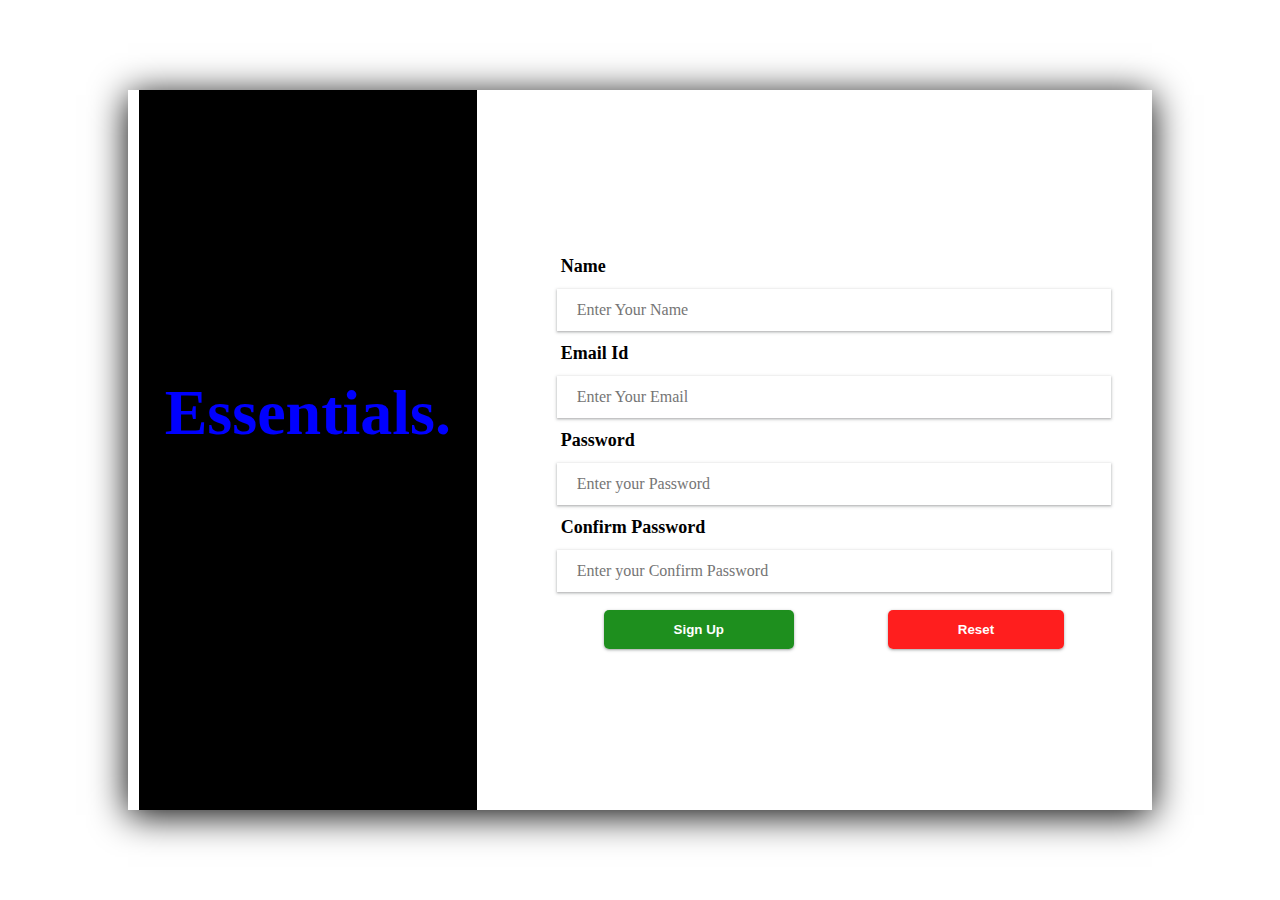
<file: UI_Final/index.html>
<!DOCTYPE html>
<html lang="en">

<head>
    <meta charset="UTF-8">
    <meta name="viewport" content="width=device-width, initial-scale=1.0">
    <title>Document</title>
    <link rel="stylesheet" href="./CSS/style.css">
</head>

<body>
    <div class="main">
        <div class="container">
            <div class="left">
                <h1 style="color:blue">Essentials.</h1>
                <h1>Registration</h1>
            </div>
            <div class="right">
                <form action="post" class="form">
                    <h3>Name</h3>
                    <input type="text" name="name" id="name" placeholder="Enter Your Name">

                    <h3>Email Id</h3>
                    <input type="email" name="email" id="email" placeholder="Enter Your Email">

                    <h3>Password</h3>
                    <input type="password" name="password" id="password" placeholder="Enter your Password">

                    <h3>Confirm Password</h3>
                    <input type="password" name="confirmPassword" id="confirmPassword"
                        placeholder="Enter your Confirm Password">

                    <div class="buttons">
                        <button type="submit" class="btn btn-submit">Sign Up</button>
                        <button type="reset" class="btn btn-reset">Reset</button>
                    </div>
                </form>

            </div>
        </div>
    </div>
</body>

</html>
</file>
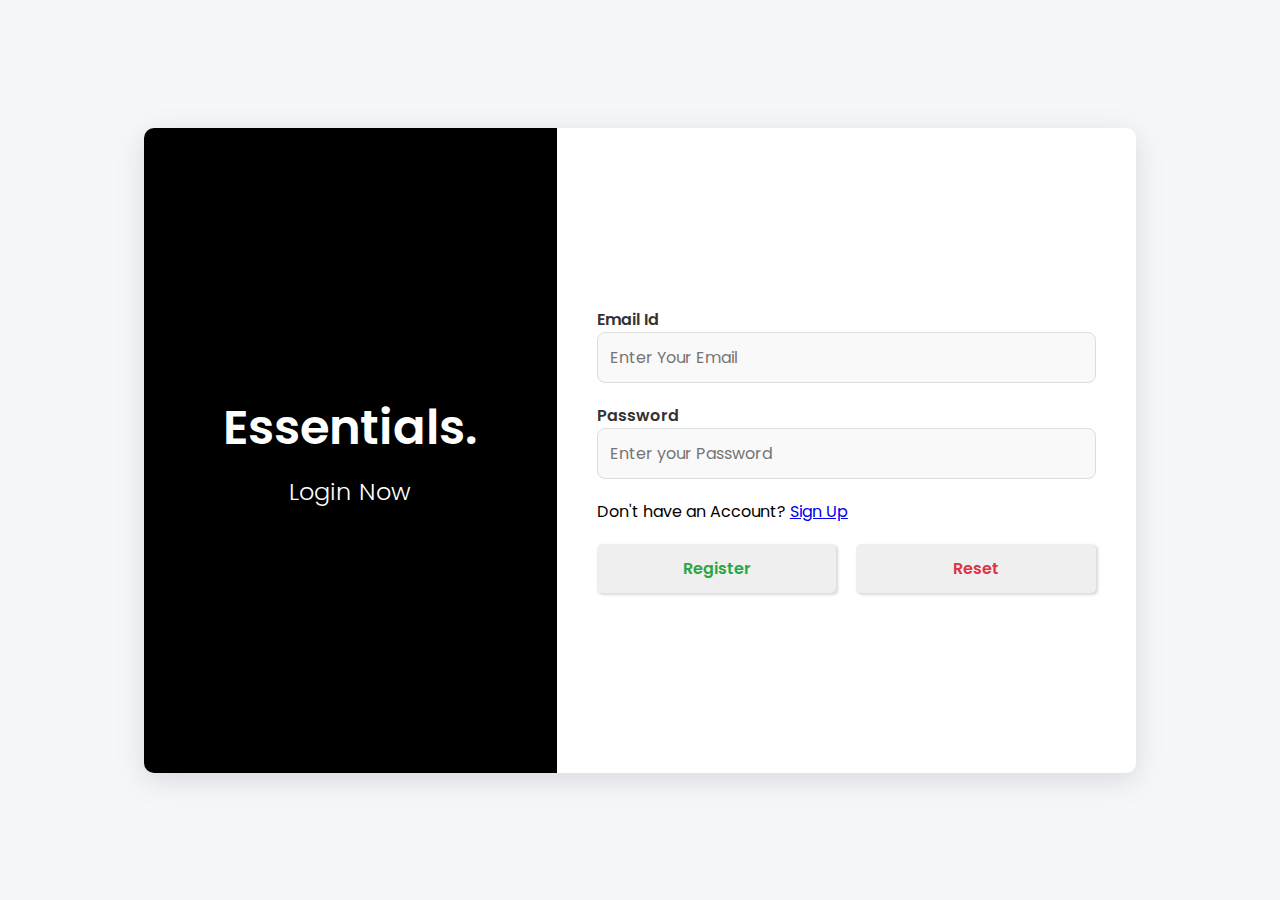
<file: UI_Redesigned/OGO/pages/login/index.html>
<!DOCTYPE html>
<html lang="en">
	<head>
		<meta charset="UTF-8" />
		<meta name="viewport" content="width=device-width, initial-scale=1.0" />
		<title>Sign Up</title>
		<!-- Link to external stylesheet -->
		<link rel="stylesheet" href="./login.css" />
		<!-- Google Fonts -->
		<link
			href="https://fonts.googleapis.com/css2?family=Poppins:wght@300;400;600&display=swap"
			rel="stylesheet"
		/>
		<script src="./login.js"></script>
	</head>

	<body>
		<!-- Main container for the sign-up page -->
		<div class="main">
			<div class="container">
				<!-- Left section with branding and subtitle -->
				<div class="left">
					<h1 class="title">Essentials.</h1>
					<h2 class="subtitle">Login Now</h2>
				</div>

				<!-- Right section with the registration form -->
				<div class="right">
					<form action="post" method="post" class="form">
						<!-- Email input -->
						<label for="email">Email Id</label>
						<input
							type="email"
							name="email"
							id="email"
							placeholder="Enter Your Email"
							required
						/>

						<!-- Password input -->
						<label for="password">Password</label>
						<input
							type="password"
							name="password"
							id="password"
							placeholder="Enter your Password"
							required
						/>

						<!-- Redirect to Signup page -->
						<div>
							<p class="login-redirect">
								Don't have an Account?
								<a href="../signup/index.html">Sign Up</a>
							</p>
						</div>
						<!-- Buttons for form submission and reset -->
						<div class="buttons">
							<button type="submit" class="btn btn-submit">Register</button>
							<button type="reset" class="btn btn-reset">Reset</button>
						</div>
					</form>
				</div>
			</div>
		</div>
	</body>
</html>
</file>
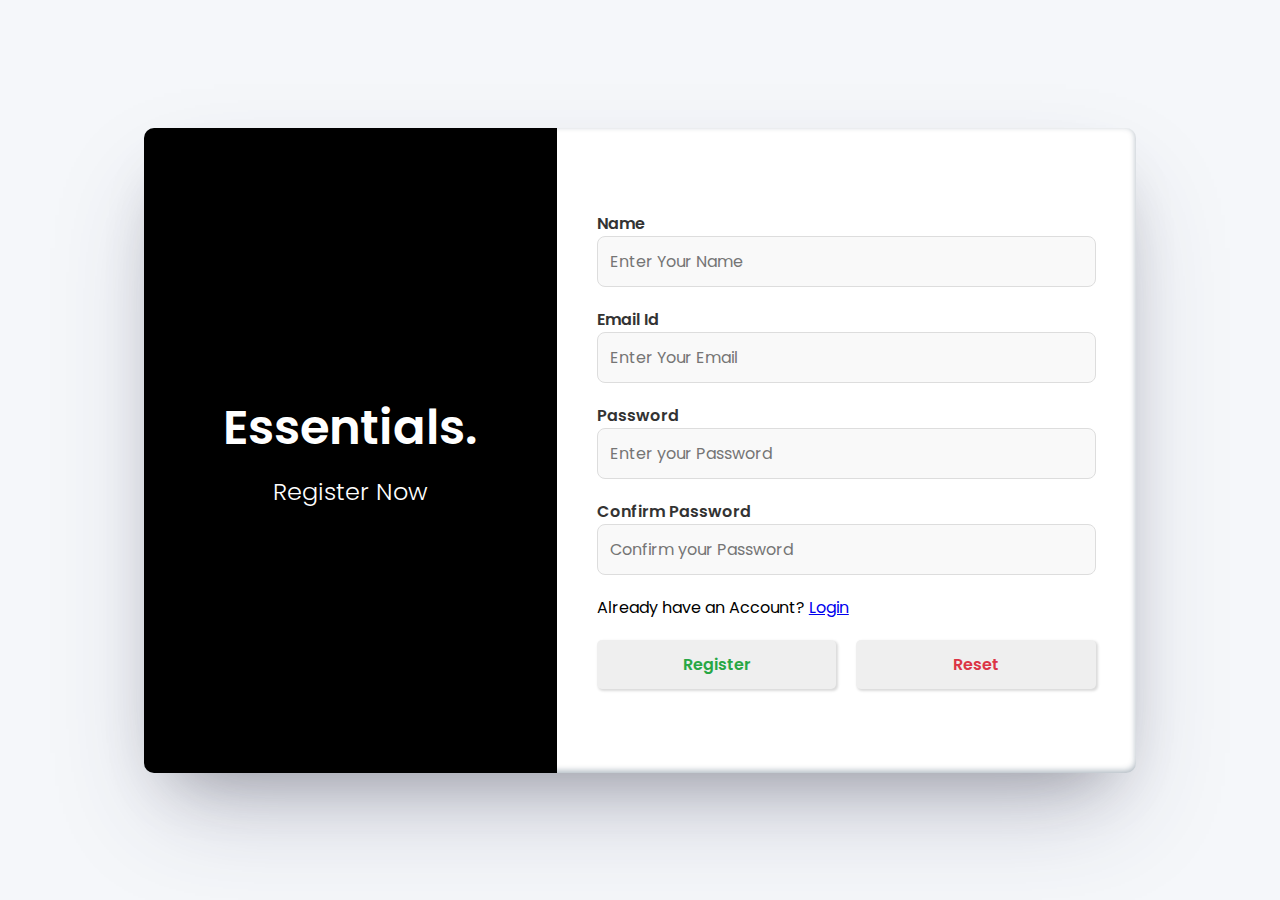
<file: UI_Redesigned/OGO/pages/signup/index.html>
<!DOCTYPE html>
<html lang="en">
	<head>
		<meta charset="UTF-8" />
		<meta name="viewport" content="width=device-width, initial-scale=1.0" />
		<title>Sign Up</title>
		<!-- Link to external stylesheet -->
		<link rel="stylesheet" href="./signup.css" />
		<!-- Google Fonts -->
		<link
			href="https://fonts.googleapis.com/css2?family=Poppins:wght@300;400;600&display=swap"
			rel="stylesheet"
		/>
	</head>

	<body>
		<!-- Main container for the sign-up page -->
		<div class="main">
			<div class="container">
				<!-- Left section with branding and subtitle -->
				<div class="left">
					<h1 class="title">Essentials.</h1>
					<h2 class="subtitle">Register Now</h2>
				</div>

				<!-- Right section with the registration form -->
				<div class="right">
					<form action="post" method="post" class="form">
						<!-- Name input -->
						<label for="name">Name</label>
						<input
							type="text"
							name="name"
							id="name"
							placeholder="Enter Your Name"
							required
						/>

						<!-- Email input -->
						<label for="email">Email Id</label>
						<input
							type="email"
							name="email"
							id="email"
							placeholder="Enter Your Email"
							required
						/>

						<!-- Password input -->
						<label for="password">Password</label>
						<input
							type="password"
							name="password"
							id="password"
							placeholder="Enter your Password"
							required
						/>

						<!-- Confirm Password input -->
						<label for="confirmPassword">Confirm Password</label>
						<input
							type="password"
							name="confirmPassword"
							id="confirmPassword"
							placeholder="Confirm your Password"
							required
						/>
						<!-- Redirect to login page -->
						<div>
							<p class="login-redirect">
								Already have an Account? <a href="../login/index.html">Login</a>
							</p>
						</div>
						<!-- Buttons for form submission and reset -->
						<div class="buttons">
							<button type="submit" class="btn btn-submit">Register</button>
							<button type="reset" class="btn btn-reset">Reset</button>
						</div>
					</form>
				</div>
			</div>
		</div>
	</body>
</html>
</file>
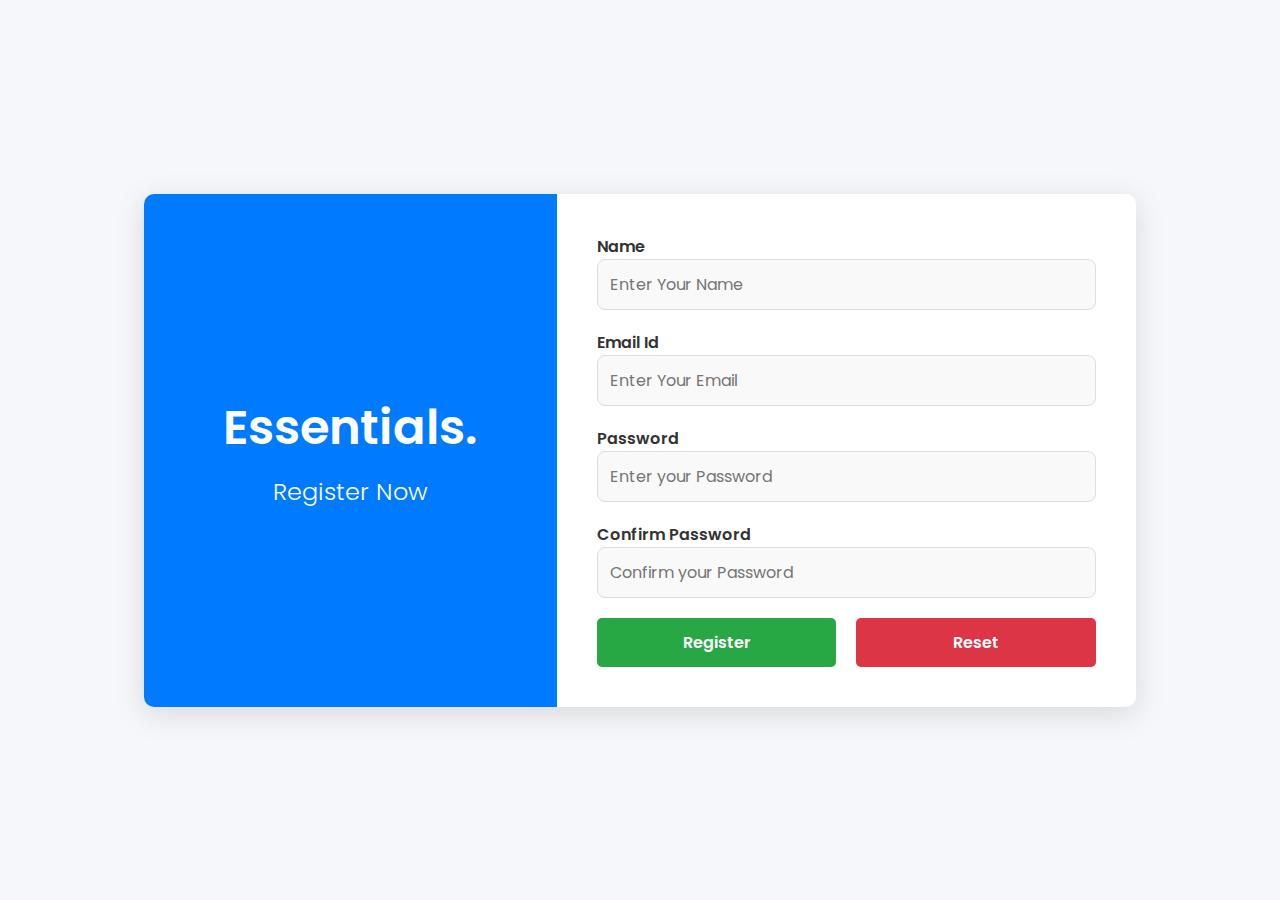
<file: UI/signup.html>
<!DOCTYPE html>
<html lang="en">
	<head>
		<meta charset="UTF-8" />
		<meta name="viewport" content="width=device-width, initial-scale=1.0" />
		<title>Sign Up</title>
		<link rel="stylesheet" href="./CSS/style.css" />
		<link
			href="https://fonts.googleapis.com/css2?family=Poppins:wght@300;400;600&display=swap"
			rel="stylesheet"
		/>
	</head>

	<body>
		<div class="main">
			<div class="container">
				<div class="left">
					<h1 class="title">Essentials.</h1>
					<h2 class="subtitle">Register Now</h2>
				</div>
				<div class="right">
					<form action="post" class="form">
						<label for="name">Name</label>
						<input
							type="text"
							name="name"
							id="name"
							placeholder="Enter Your Name"
							required
						/>

						<label for="email">Email Id</label>
						<input
							type="email"
							name="email"
							id="email"
							placeholder="Enter Your Email"
							required
						/>

						<label for="password">Password</label>
						<input
							type="password"
							name="password"
							id="password"
							placeholder="Enter your Password"
							required
						/>

						<label for="confirmPassword">Confirm Password</label>
						<input
							type="password"
							name="confirmPassword"
							id="confirmPassword"
							placeholder="Confirm your Password"
							required
						/>

						<div class="buttons">
							<button type="submit" class="btn btn-submit">Register</button>
							<button type="reset" class="btn btn-reset">Reset</button>
						</div>
					</form>
				</div>
			</div>
		</div>
	</body>
</html>
</file>
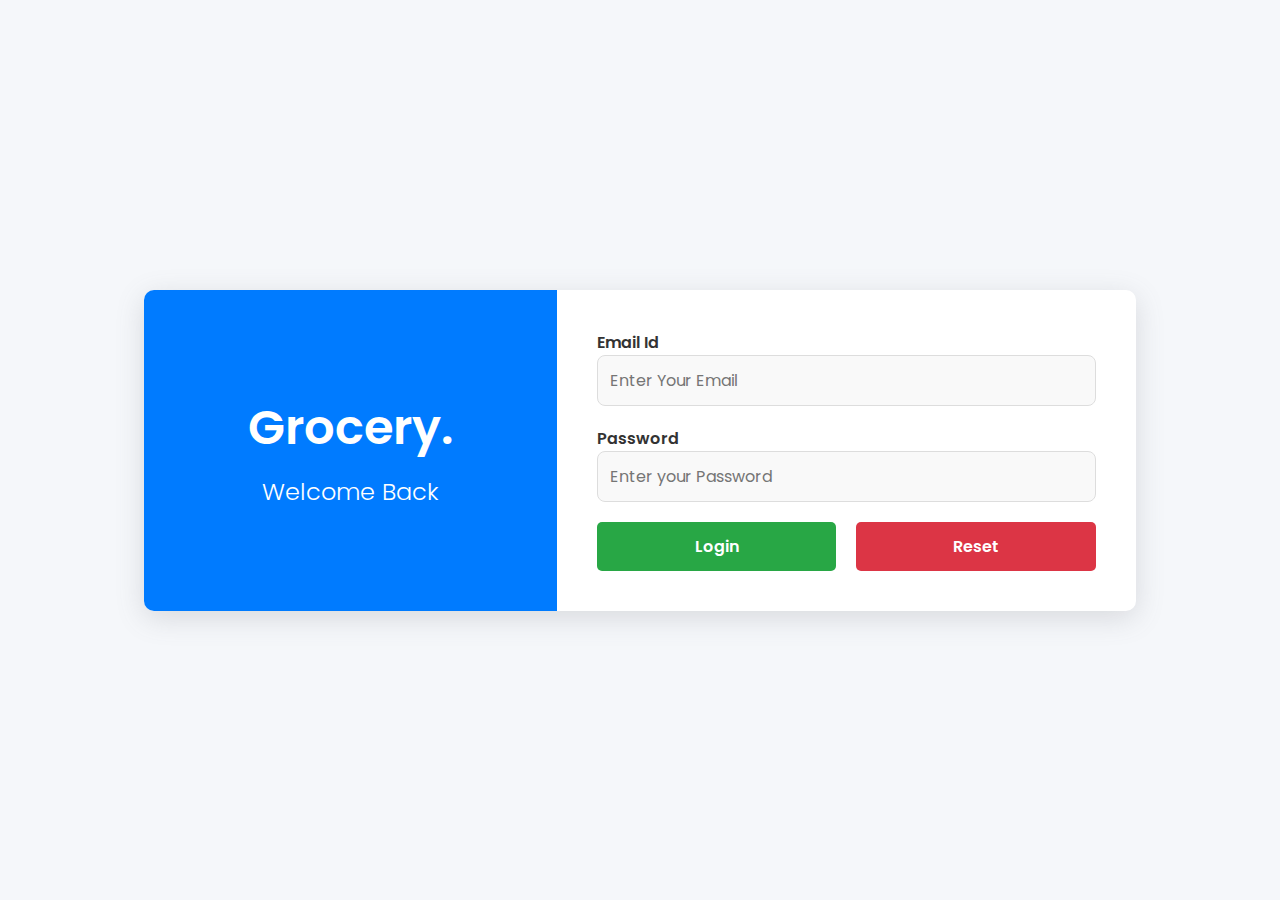
<file: UI/html/login.html>
<!DOCTYPE html>
<html lang="en">
	<head>
		<meta charset="UTF-8" />
		<meta name="viewport" content="width=device-width, initial-scale=1.0" />
		<title>Login - Grocery App</title>
		<link rel="stylesheet" href="../CSS/style.css" />
		<link
			href="https://fonts.googleapis.com/css2?family=Poppins:wght@300;400;600&display=swap"
			rel="stylesheet"
		/>
	</head>

	<body>
		<div class="main">
			<div class="container">
				<div class="left">
					<h1 class="title">Grocery.</h1>
					<h2 class="subtitle">Welcome Back</h2>
				</div>
				<div class="right">
					<form action="post" class="form">
						<label for="email">Email Id</label>
						<input
							type="email"
							name="email"
							id="email"
							placeholder="Enter Your Email"
							required
						/>

						<label for="password">Password</label>
						<input
							type="password"
							name="password"
							id="password"
							placeholder="Enter your Password"
							required
						/>

						<div class="buttons">
							<button type="submit" class="btn btn-submit">Login</button>
							<button type="reset" class="btn btn-reset">Reset</button>
						</div>
					</form>
				</div>
			</div>
		</div>
	</body>
</html>
</file>
<file: UI_Final/CSS/style.css>
* {
    margin: 0;
    padding: 0;
    box-sizing: border-box;
}

/* Main Div CSS Starts */
.main {
    width: 100vw;
    height: 100vh;
    display: flex;
    align-items: center;
    justify-content: center;

}

/* Container CSS Starts */

.container {
    display: flex;
    align-items: center;
    justify-content: center;
    height: 80%;
    width: 80%;
    box-shadow: rgb(0, 0, 0) 0px 5px 35px;
}

.left {
    max-width: 40%;
    height: 100%;
    display: flex;
    align-items: center;
    justify-content: center;
    flex-direction: column;
    background-color: black;
    /* border: 2px solid red; */
}

.right {
    width: 60%;
    padding: 30px;
    margin-left: 50px;
    background-color: white;
}

.left h1 {
    font-size: 4rem;
}

.right form {
    display: flex;
    justify-content: center;
    flex-direction: column;
}

.right form h3 {
    font-size: 18px;
    padding: 2px;
    margin: 2px;
}

.right form input {
    background-color: transparent;
    border: transparent;
    font-size: 1em;
    font-weight: 500;
    padding: 12px 20px;
    box-shadow: rgba(60, 64, 67, 0.3) 0px 1px 2px 0px, rgba(60, 64, 67, 0.15) 0px 1px 3px 1px;
    margin: 8px 0;
    box-sizing: border-box;
    font-family: 'Times New Roman', Times, serif;
}

.btn {
    margin-top: 10px;
    border: transparent;
    box-shadow: rgba(60, 64, 67, 0.3) 0px 1px 2px 0px, rgba(60, 64, 67, 0.15) 0px 1px 3px 1px;
    padding: 12px 70px;
    border-radius: 5px;
    font-weight: 600;
}

.btn-submit {
    background-color: rgba(0, 128, 0, 0.884);
    color: white;

}

.btn-reset {
    background-color: rgba(255, 0, 0, 0.884);
    color: white;
}

.buttons {
    display: flex;
    align-items: center;
    justify-content: space-around;
}
</file>
<file: UI_Redesigned/OGO/pages/login/login.css>
* {
	margin: 0;
	padding: 0;
	box-sizing: border-box;
	font-family: "Poppins", sans-serif;
}

/* Main Container Styles */
.main {
	display: flex;
	align-items: center;
	justify-content: center;
	width: 100vw;
	height: 100vh;
	background-color: #f5f7fa;
	padding: 20px;
}

.container {
	display: flex;
	flex-wrap: wrap;
	width: 80%;
	height: 75%;
	max-width: 1200px;
	background-color: #fff;
	box-shadow: rgba(100, 100, 111, 0.2) 0px 7px 29px 0px;
	border-radius: 10px;
	overflow: hidden;
}

/* Left Section */
.left {
	flex: 1;
	background-color: black;
	display: flex;
	flex-direction: column;
	justify-content: center;
	align-items: center;
	padding: 40px;
	color: white;
}

.left .title {
	font-size: 3rem;
	font-weight: 600;
	margin-bottom: 10px;
}

.left .subtitle {
	font-size: 1.5rem;
	font-weight: 300;
}

/* Right Section */
.right {
	flex: 1.5;
	padding: 40px;
	display: flex;
	flex-direction: column;
	justify-content: center;
}

/* Form Styles */
.form label {
	font-weight: 600;
	margin-bottom: 8px;
	color: #333;
}

.form input {
	width: 100%;
	padding: 12px;
	margin-bottom: 20px;
	border-radius: 8px;
	border: 1px solid #ddd;
	background-color: #f9f9f9;
	font-size: 1rem;
	outline: none;
	transition: all 0.3s ease;
}

.form input:focus {
	border-color: #007bff;
	box-shadow: 0 0 5px rgba(0, 123, 255, 0.3);
}

/* Buttons */
.buttons {
	display: flex;
	gap: 20px;
	justify-content: space-between;
}

.btn {
	margin-top: 20px;
	flex: 1;
	padding: 12px;
	border: none;
	border-radius: 5px;
	font-weight: 600;
	font-size: 1rem;
	cursor: pointer;
	transition: background-color 0.3s ease;
	box-shadow: rgba(0, 0, 0, 0.15) 1.95px 1.95px 2.6px;
}

.btn-submit {
	color: #28a745;
	/* color: white; */
}

.btn-submit:hover {
	background-color: #218838;
	color: white;
}

.btn-reset {
	color: #dc3545;
}

.btn-reset:hover {
	color: white;
	background-color: #c82333;
}

/* Responsive Design */
@media (max-width: 768px) {
	.container {
		flex-direction: column;
	}

	.left {
		padding: 20px;
	}

	.right {
		padding: 20px;
	}

	.buttons {
		flex-direction: column;
	}
}
</file>
<file: UI_Redesigned/OGO/pages/signup/signup.css>
* {
	margin: 0;
	padding: 0;
	box-sizing: border-box;
	font-family: "Poppins", sans-serif;
}

/* Main Container Styles */
.main {
	display: flex;
	align-items: center;
	justify-content: center;
	width: 100vw;
	height: 100vh;
	background-color: #f5f7fa;
	padding: 20px;
}

.container {
	display: flex;
	flex-wrap: wrap;
	width: 80%;
	max-width: 1200px;
	height: 75%;
	background-color: #fff;
	/* box-shadow: rgba(0, 0, 0, 0.35) 0px 5px 15px; */
	box-shadow: rgba(50, 50, 93, 0.25) 0px 50px 100px -20px,
		rgba(0, 0, 0, 0.3) 0px 30px 60px -30px,
		rgba(10, 37, 64, 0.35) 0px -2px 6px 0px inset;
	border-radius: 10px;
	overflow: hidden;
}

/* Left Section */
.left {
	flex: 1;
	background-color: black;
	display: flex;
	flex-direction: column;
	justify-content: center;
	align-items: center;
	padding: 40px;
	color: white;
}

.left .title {
	font-size: 3rem;
	font-weight: 600;
	margin-bottom: 10px;
}

.left .subtitle {
	font-size: 1.5rem;
	font-weight: 300;
}

/* Right Section */
.right {
	flex: 1.5;
	padding: 40px;
	display: flex;
	flex-direction: column;
	justify-content: center;
}

/* Form Styles */
.form label {
	font-weight: 600;
	margin-bottom: 8px;
	color: #333;
}

.form input {
	width: 100%;
	padding: 12px;
	margin-bottom: 20px;
	border-radius: 8px;
	border: 1px solid #ddd;
	background-color: #f9f9f9;
	font-size: 1rem;
	outline: none;
	transition: all 0.3s ease;
}

.form input:focus {
	border-color: #007bff;
	box-shadow: 0 0 5px rgba(0, 123, 255, 0.3);
}

/* Buttons */
.buttons {
	display: flex;
	gap: 20px;
	justify-content: space-between;
}

.btn {
	margin-top: 20px;
	flex: 1;
	padding: 12px;
	border: none;
	border-radius: 5px;
	font-weight: 600;
	font-size: 1rem;
	cursor: pointer;
	transition: background-color 0.3s ease;
	box-shadow: rgba(0, 0, 0, 0.15) 1.95px 1.95px 2.6px;
}

.btn-submit {
	color: #28a745;
	/* color: white; */
}

.btn-submit:hover {
	background-color: #218838;
	color: white;
}

.btn-reset {
	color: #dc3545;
}

.btn-reset:hover {
	color: white;
	background-color: #c82333;
}

/* Responsive Design */
@media (max-width: 768px) {
	.container {
		flex-direction: column;
	}

	.left {
		padding: 20px;
	}

	.right {
		padding: 20px;
	}

	.buttons {
		flex-direction: column;
	}
}
</file>
<file: UI/CSS/style.css>
* {
	margin: 0;
	padding: 0;
	box-sizing: border-box;
	font-family: "Poppins", sans-serif;
}

/* Main Container Styles */
.main {
	display: flex;
	align-items: center;
	justify-content: center;
	width: 100vw;
	height: 100vh;
	background-color: #f5f7fa;
	padding: 20px;
}

.container {
	display: flex;
	flex-wrap: wrap;
	width: 80%;
	max-width: 1200px;
	background-color: #fff;
	box-shadow: rgba(100, 100, 111, 0.2) 0px 7px 29px 0px;
	border-radius: 10px;
	overflow: hidden;
}

/* Left Section */
.left {
	flex: 1;
	background-color: #007bff;
	display: flex;
	flex-direction: column;
	justify-content: center;
	align-items: center;
	padding: 40px;
	color: white;
}

.left .title {
	font-size: 3rem;
	font-weight: 600;
	margin-bottom: 10px;
}

.left .subtitle {
	font-size: 1.5rem;
	font-weight: 300;
}

/* Right Section */
.right {
	flex: 1.5;
	padding: 40px;
	display: flex;
	flex-direction: column;
	justify-content: center;
}

/* Form Styles */
.form label {
	font-weight: 600;
	margin-bottom: 8px;
	color: #333;
}

.form input {
	width: 100%;
	padding: 12px;
	margin-bottom: 20px;
	border-radius: 8px;
	border: 1px solid #ddd;
	background-color: #f9f9f9;
	font-size: 1rem;
	outline: none;
	transition: all 0.3s ease;
}

.form input:focus {
	border-color: #007bff;
	box-shadow: 0 0 5px rgba(0, 123, 255, 0.3);
}

/* Buttons */
.buttons {
	display: flex;
	gap: 20px;
	justify-content: space-between;
}

.btn {
	flex: 1;
	padding: 12px;
	border: none;
	border-radius: 5px;
	font-weight: 600;
	font-size: 1rem;
	cursor: pointer;
	transition: background-color 0.3s ease;
}

.btn-submit {
	background-color: #28a745;
	color: white;
}

.btn-submit:hover {
	background-color: #218838;
}

.btn-reset {
	background-color: #dc3545;
	color: white;
}

.btn-reset:hover {
	background-color: #c82333;
}

/* Responsive Design */
@media (max-width: 768px) {
	.container {
		flex-direction: column;
	}

	.left {
		padding: 20px;
	}

	.right {
		padding: 20px;
	}

	.buttons {
		flex-direction: column;
	}
}
</file>
